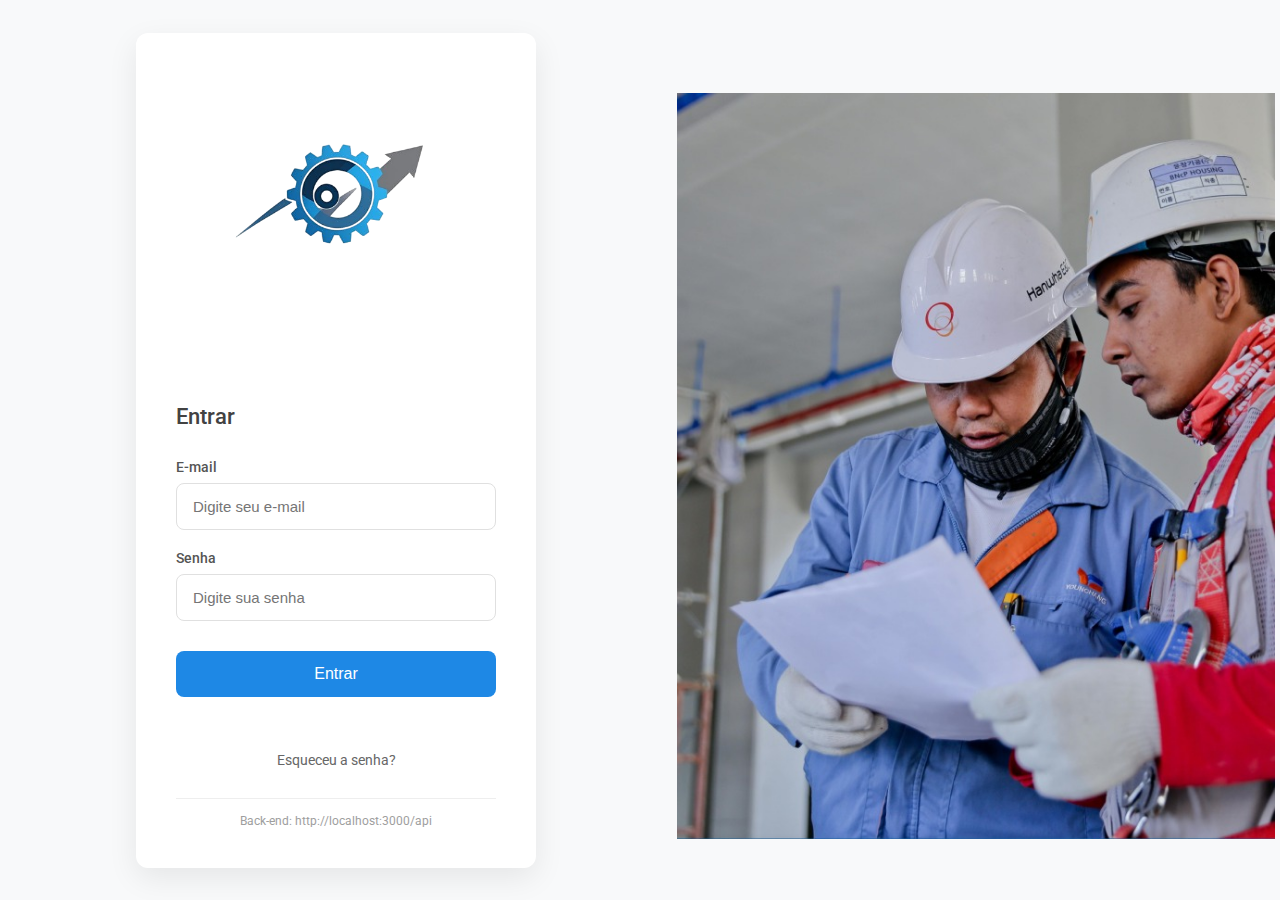
<file: index.html>
<!DOCTYPE html>
<html lang="pt-BR">
<head>
  <meta charset="UTF-8">
  <meta http-equiv="refresh" content="0; url=web/index.html">
  <title>Redirecionando...</title>
</head>
<body>
  <a href="./web/"></a>
</body>
</html>
</file>
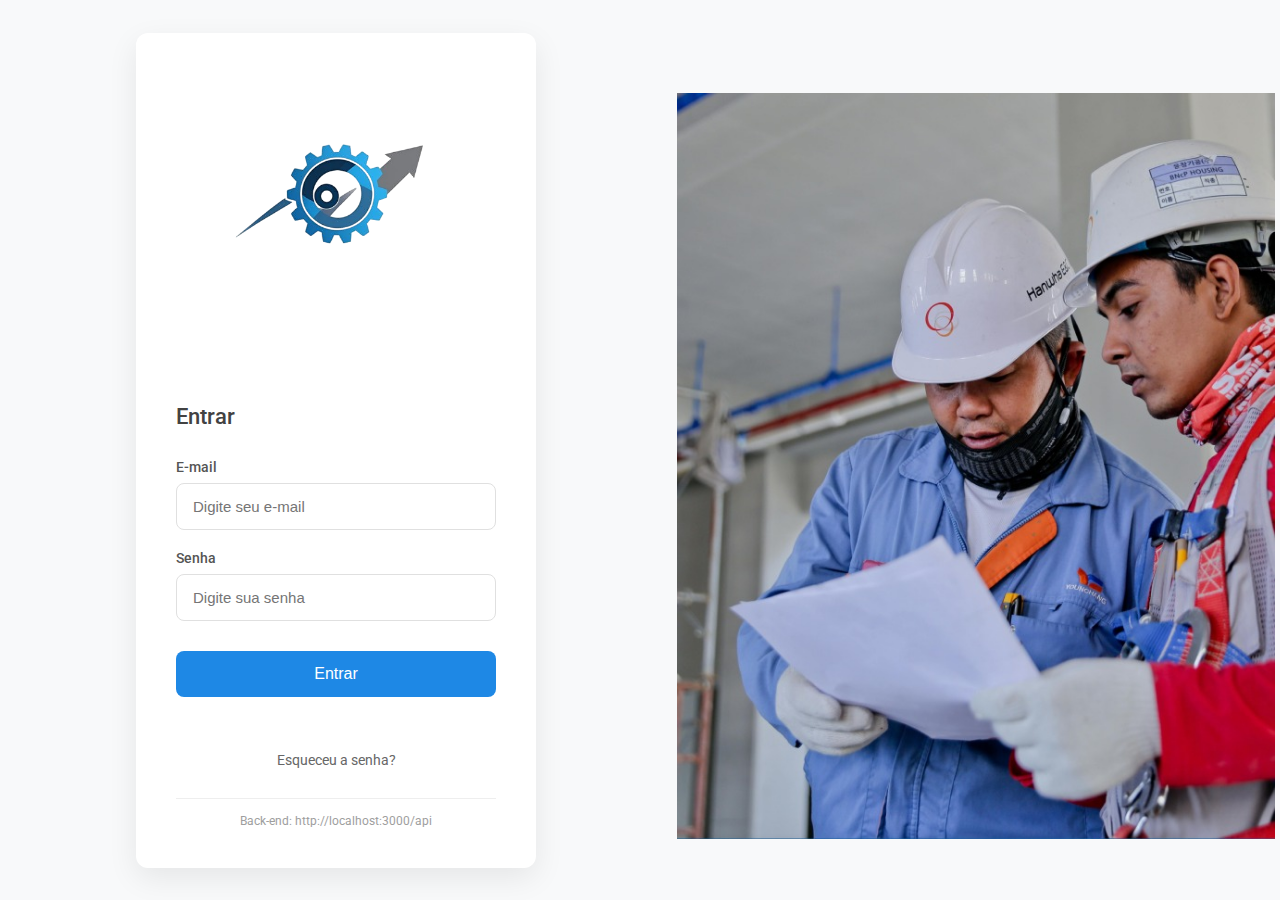
<file: web/index.html>
<!DOCTYPE html>
<html lang="pt-BR">
<head>
  <meta charset="UTF-8" />
  <title>Smart Supply — Login</title>
  <link rel="stylesheet" href="./assets/css/index.css" />
  <link href="https://fonts.googleapis.com/css2?family=Roboto:wght@300;400;500;700&display=swap" rel="stylesheet">
</head>
<body>
  <div class="login-container">
    <div class="login-form">
      <div class="card login">
        <div class="brand">
          <div class="logo">
            <img src="../docs/img/logo-ilustration-complete.png" alt="Smart Supply Logo"/>
          </div>
        </div>
        <h2>Entrar</h2>
        <form id="loginForm" class="grid">
          <div class="input-group">
            <label for="email">E-mail</label>
            <input type="email" id="email" placeholder="Digite seu e-mail" required />
          </div>
          <div class="input-group">
            <label for="senha">Senha</label>
            <input type="password" id="senha" placeholder="Digite sua senha" required />
          </div>
          <button type="submit">Entrar</button>
          <p id="loginError" class="error"></p>
          <a href="#" class="forgot-password">Esqueceu a senha?</a>
        </form>
        <p class="footer muted">Back-end: http://localhost:3000/api</p>
      </div>
    </div>

    <div class="login-image">
      <div class="image-content">
        <img src="../docs/img/login-illustration.png" alt="Sistema de gestão de armazém"/>
      </div>
    </div>
  </div>

  <script type="module">
    import { doLogin } from "./assets/js/auth.js";
    const form = document.getElementById("loginForm");
    const err = document.getElementById("loginError");

    form.addEventListener("submit", async (e) => {
      e.preventDefault();
      err.textContent = "";
      const email = document.getElementById("email").value.trim();
      const senha = document.getElementById("senha").value.trim();

      form.querySelector("button").disabled = true;
      try {
        await doLogin(email, senha);
        window.location.href = "dashboard.html";
      } catch (e) {
        err.textContent = e.message || "Erro no login";
      } finally {
        form.querySelector("button").disabled = false;
      }
    });
  </script>
</body>
</html>
</file>
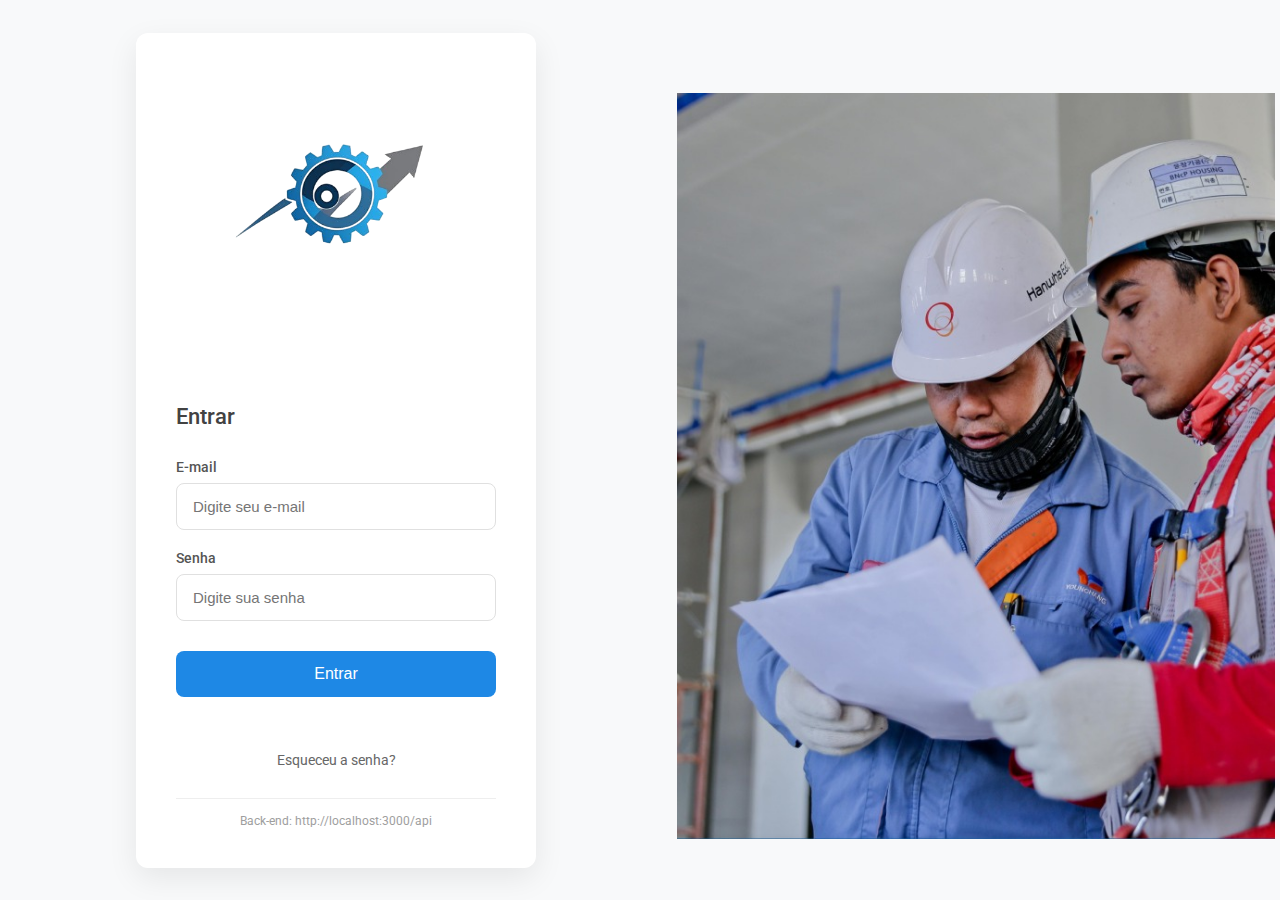
<file: web/dashboard.html>
<!DOCTYPE html>
<html lang="pt-BR">

<head>
  <meta charset="UTF-8" />
  <meta name="viewport" content="width=device-width, initial-scale=1.0" />
  <title>Smart Supply — Dashboard</title>
  <link rel="stylesheet" href="./assets/css/dashboard.css">
  <link href="https://fonts.googleapis.com/css2?family=Roboto:wght@300;400;500;700&display=swap" rel="stylesheet">
</head>

<body>
  <!-- Navbar no padrão das outras telas -->
  <div id="navbar">
    <div class="logo">Smart Supply SCM</div>
    <nav>
      <a href="dashboard.html" class="active">Dashboard</a>
      <a href="produtos.html">Produtos</a>
      <a href="fornecedores.html">Fornecedores</a>
      <a href="movimentacoes.html">Movimentações</a>
      <a href="#" id="nav-sair">Sair</a>
    </nav>
  </div>

  <div class="container">
    <div class="grid cols-3">
      <!-- Card Produtos -->
      <div class="card" onclick="window.location.href='produtos.html'">
        <h2>Produtos</h2>
        <p>Cadastro de produtos e peças de estoque. Integração de compra e fornecimento</p>
      </div>

      <!-- Card Fornecedores -->
      <div class="card" onclick="window.location.href='fornecedores.html'">
        <h2>Fornecedores</h2>
        <p>Cadastro e gerenciamento de fornecedores de peças e produtos</p>
      </div>

      <!-- Card Movimentações -->
      <div class="card" onclick="window.location.href='movimentacoes.html'">
        <h2>Movimentações</h2>
        <p>Gerenciamento de movimentações entre estoque, compra entrada e saída</p>
      </div>
    </div>
  </div>

  <!-- Rodapé adicionado -->
  <footer class="dashboard-footer">
    <p>Smart Supply © 2025 · Todos os direitos reservados</p>
  </footer>

  <script type="module">
    import { requireAuth } from "./js/auth.js";

    // Função para ativar navegação
    function setActiveNav() {
      const links = document.querySelectorAll('#navbar nav a');
      links.forEach(link => link.classList.remove('active'));
      document.querySelector('#navbar nav a[href="dashboard.html"]').classList.add('active');
    }

    // Função de logout
    document.getElementById('nav-sair').addEventListener('click', (e) => {
      e.preventDefault();
      if (confirm('Deseja sair do sistema?')) {
        localStorage.removeItem('token');
        window.location.href = './index.html';
      }
    });

    requireAuth();
    setActiveNav();
  </script>
</body>

</html>
</file>
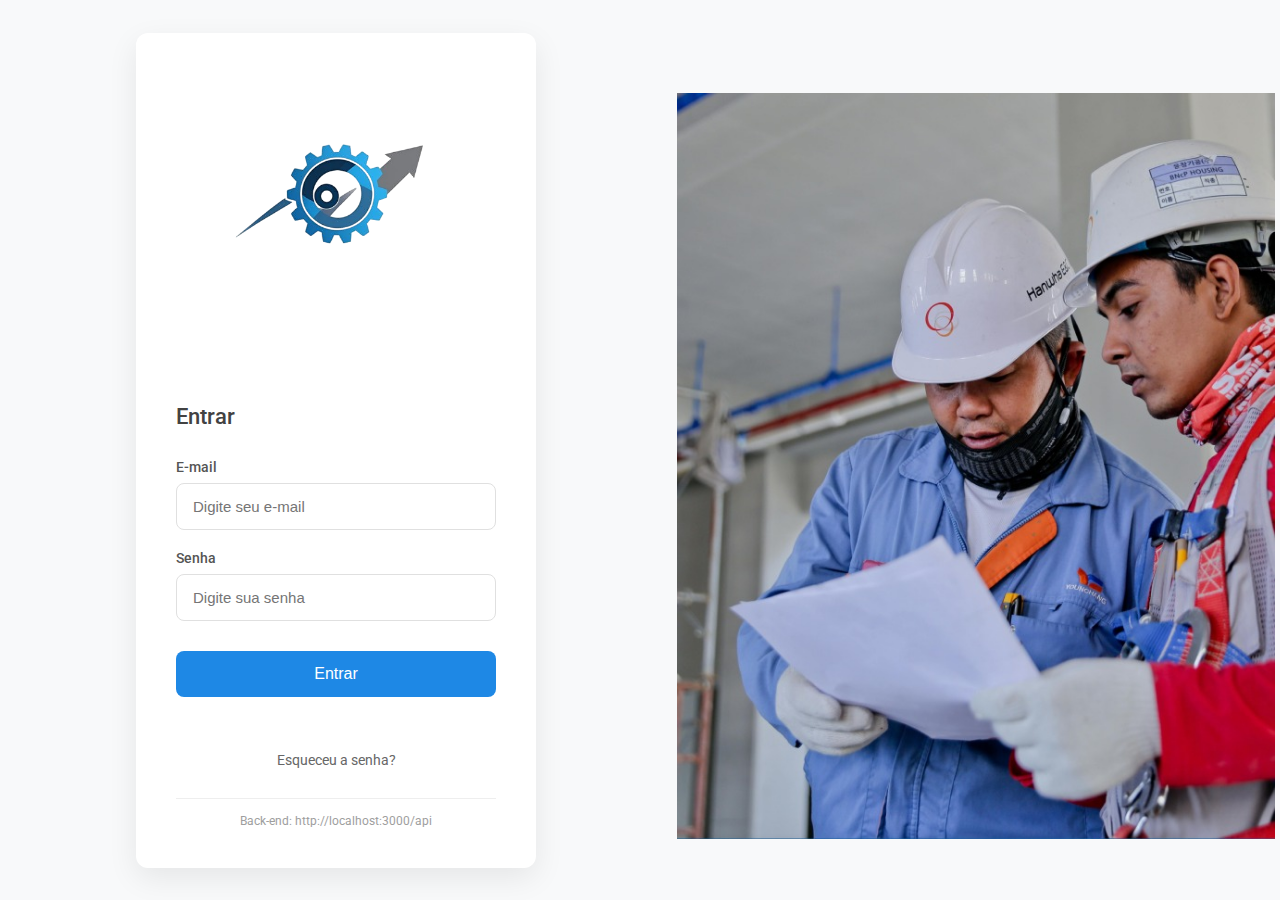
<file: web/fornecedores.html>
<!DOCTYPE html>
<html lang="pt-BR">
<head>
  <meta charset="UTF-8" />
  <title>Smart Supply — Fornecedores</title>
  <link rel="stylesheet" href="./assets/css/fornecedores.css"/>
  <link href="https://fonts.googleapis.com/css2?family=Roboto:wght@300;400;500;700&display=swap" rel="stylesheet">
</head>
<body>
  <div id="navbar"></div>

  <div class="container">
    <div class="grid cols-2">

      <!-- FORMULÁRIO -->
      <section class="card">
        <h2>Novo Fornecedor</h2>
        <form id="formFornecedor" class="grid" style="gap:10px">
          
          <div class="form-row">
            <input id="f_nome" placeholder="Nome" required />
            <input id="f_cnpj" placeholder="CNPJ" required />
          </div>

          <div class="form-row">
            <input id="f_contato" placeholder="Contato" required />
            <input id="f_email" placeholder="E-mail" required />
          </div>

          <div class="actions">
            <button type="submit">Cadastrar</button>
            <button type="button" id="f_reset" class="secondary">Limpar</button>
          </div>

          <p id="f_msg" class="error"></p>
        </form>
      </section>

      <!-- TABELA -->
      <section class="card">
        <h2>Fornecedores</h2>
        <table class="table" id="tblFornecedores">
          <thead>
            <tr>
              <th>ID</th>
              <th>Nome</th>
              <th>CNPJ</th>
              <th>Contato</th>
              <th>E-mail</th>
              <th>Ações</th>
            </tr>
          </thead>
          <tbody></tbody>
        </table>
      </section>

    </div>
  </div>

  <footer class="fornecedores-footer">
    <p>Smart Supply © 2025 · Todos os direitos reservados</p>
  </footer>

  <script type="module">
    import { requireAuth } from "./js/auth.js";
    import { http } from "./js/api.js";
    import { mountNavbar } from "./js/main.js";

    requireAuth(); 
    mountNavbar("fornecedores");

    const form = document.getElementById("formFornecedor");
    const tbody = document.querySelector("#tblFornecedores tbody");
    const msg = document.getElementById("f_msg");

    // Carregar tabela
    async function carregar() {
      const lista = await http.get("/fornecedores");
      tbody.innerHTML = "";

      lista.forEach(f => {
        const tr = document.createElement("tr");
        tr.innerHTML = `
          <td>${f.id}</td>
          <td>${f.nome}</td>
          <td>${f.cnpj}</td>
          <td>${f.contato}</td>
          <td>${f.email}</td>
          <td class="table-actions">
            <button class="secondary" data-edit="${f.id}">Editar</button>
            <button class="danger" data-del="${f.id}">Excluir</button>
          </td>
        `;
        tbody.appendChild(tr);
      });
    }

    // Editar / Excluir
    tbody.addEventListener("click", async (e) => {
      const idDel = e.target.getAttribute("data-del");
      const idEdt = e.target.getAttribute("data-edit");

      if (idDel) {
        if (!confirm("Excluir fornecedor?")) return;
        try { 
          await http.del(`/fornecedores/${idDel}`); 
          await carregar(); 
        } catch (err) { 
          alert(err.message); 
        }
      }

      if (idEdt) {
        const cur = await http.get(`/fornecedores/${idEdt}`);
        const nome = prompt("Nome:", cur.nome) ?? cur.nome;
        const cnpj = prompt("CNPJ:", cur.cnpj) ?? cur.cnpj;
        const contato = prompt("Contato:", cur.contato) ?? cur.contato;
        const email = prompt("E-mail:", cur.email) ?? cur.email;

        await http.put(`/fornecedores/${idEdt}`, { nome, cnpj, contato, email });
        await carregar();
      }
    });

    // Cadastro
    form.addEventListener("submit", async (e) => {
      e.preventDefault(); 
      msg.textContent = "";

      const body = {
        nome: document.getElementById("f_nome").value.trim(),
        cnpj: document.getElementById("f_cnpj").value.trim(),
        contato: document.getElementById("f_contato").value.trim(),
        email: document.getElementById("f_email").value.trim(),
      };

      try {
        await http.post("/fornecedores", body);
        form.reset();
        await carregar();
      } catch (err) {
        msg.textContent = err.message;
      }
    });

    document.getElementById("f_reset").addEventListener("click", () => form.reset());

    await carregar();
  </script>
</body>
</html>
</file>
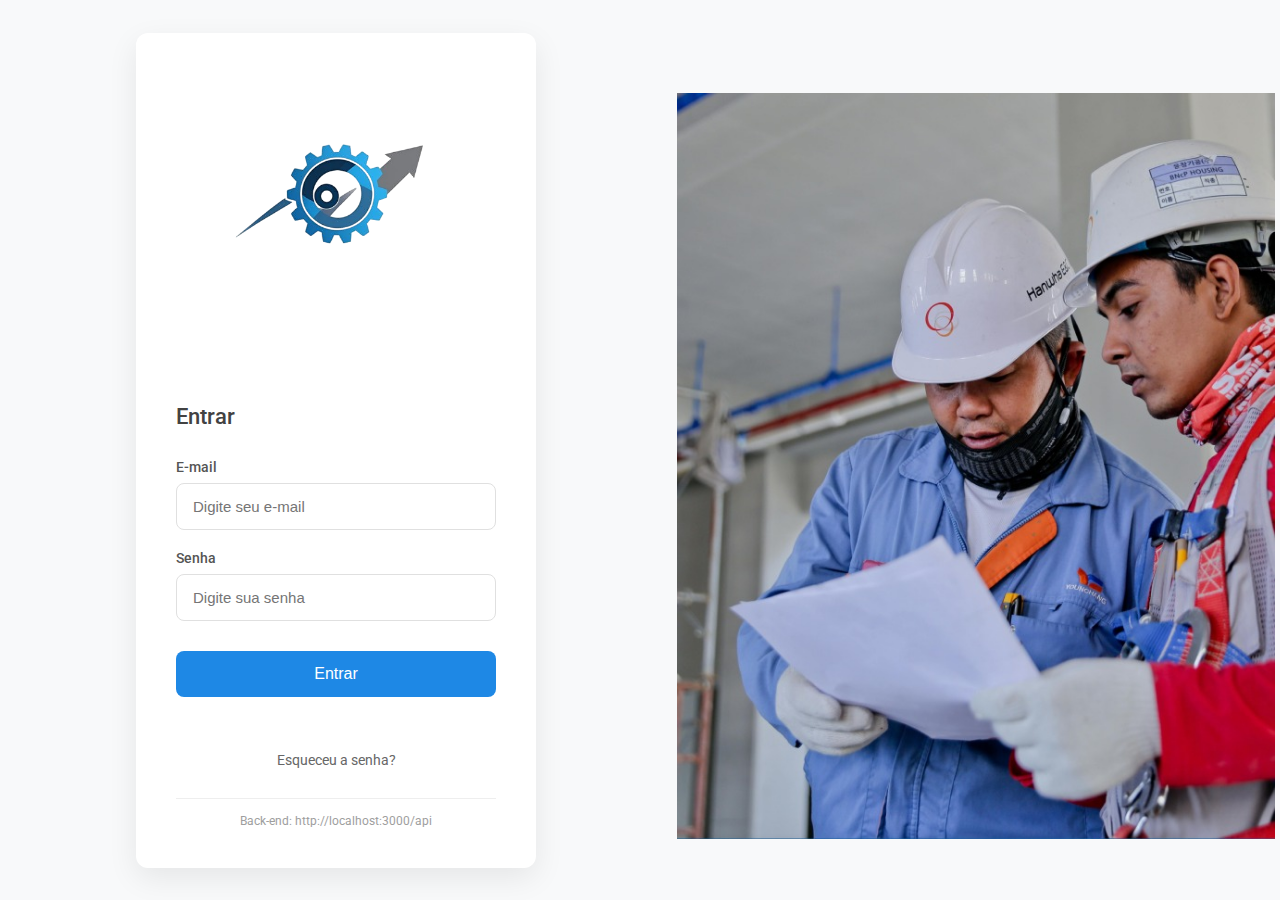
<file: web/movimentacoes.html>
<!DOCTYPE html>
<html lang="pt-BR">
<head>
  <meta charset="UTF-8" />
  <title>Smart Supply — Movimentações</title>
  <link rel="stylesheet" href="./assets/css/movimentacoes.css" />
  <link rel="icon" type="image/png" href="./assets/img/logo.png" />
  <link href="https://fonts.googleapis.com/css2?family=Roboto:wght@300;400;500;700&display=swap" rel="stylesheet">
  <style>
    /* ESTILOS DE EMERGÊNCIA - APLICAR DIRETAMENTE */
    body {
      font-family: 'Roboto', sans-serif !important;
      background: #152a4a !important;
      color: #000000 !important;
      margin: 0;
      padding: 0;
    }
    
    .card {
      background: white !important;
      padding: 2rem !important;
      border-radius: 12px !important;
      box-shadow: 0 8px 16px rgba(0,0,0,0.2) !important;
      margin: 1rem !important;
    }
    
    .card h2 {
      color: #1e3a5f !important;/* ALTERADO PARA BRANCO */
      font-size: 1.5rem !important;
      margin-bottom: 1.5rem !important;
    }
    
    input, select {
      padding: 0.875rem 1rem !important;
      border: 2px solid #dee2e6 !important;
      border-radius: 8px !important;
      font-size: 1rem !important;
      width: 100% !important;
      margin-bottom: 1rem !important;
      background: white !important;
      color: #212529 !important;
    }
    
    button {
      padding: 0.875rem 1.5rem !important;
      border: none !important;
      border-radius: 8px !important;
      font-size: 1rem !important;
      background: #1e3a5f !important;
      color: white !important;
      cursor: pointer !important;
    }
    
    .table {
      width: 100% !important;
      border-collapse: collapse !important;
      background: white !important;
    }
    
    .table th {
      background: #1e3a5f !important;
      color: white !important;
      padding: 1rem !important;
    }
    
    .table td {
      padding: 1rem !important;
      border-bottom: 1px solid #dee2e6 !important;
    }
    
    footer {
      text-align: center !important;
      padding: 2rem !important;
      color: white !important;
      background: #152a4a !important;
    }
  </style>
</head>
<body>
  <div id="navbar"></div>
  <div class="container">
    <div class="grid cols-2">
      <section class="card">
        <h2>Nova Movimentação</h2>
        <form id="formMov" class="grid" style="gap:10px">
          <div class="form-row">
            <select id="m_produtoId" required>
              <option value="">Selecione um produto</option>
            </select>
            <select id="m_tipo" required>
              <option value="">Tipo</option>
              <option value="ENTRADA">ENTRADA</option>
              <option value="SAIDA">SAIDA</option>
            </select>
          </div>
          <div class="form-row">
            <input type="number" id="m_quantidade" placeholder="Quantidade" required />
            <input id="m_obs" placeholder="Observações (opcional)" />
          </div>
          <div class="actions">
            <button type="submit">Registrar</button>
            <button type="button" id="m_reset" class="secondary">Limpar</button>
          </div>
          <p id="m_msg" class="error"></p>
        </form>
      </section>

      <section class="card">
        <h2>Histórico</h2>
        <table class="table" id="tblMovs">
          <thead>
            <tr><th>ID</th><th>Data</th><th>Tipo</th><th>Qtd</th><th>Produto</th></tr>
          </thead>
          <tbody></tbody>
        </table>
      </section>
    </div>
  </div>

  <script type="module">
    import { requireAuth } from "./js/auth.js";
    import { http } from "./js/api.js";
    import { mountNavbar } from "./js/main.js";

    requireAuth(); mountNavbar("movs");

    const selProd = document.getElementById("m_produtoId");
    const tbody = document.querySelector("#tblMovs tbody");
    const form = document.getElementById("formMov");
    const msg = document.getElementById("m_msg");

    async function carregarProdutos() {
      const produtos = await http.get("/produtos");
      selProd.innerHTML = '<option value="">Selecione um produto</option>';
      produtos.forEach(p => {
        const opt = document.createElement("option");
        opt.value = p.id; opt.textContent = `${p.nome} • qtd: ${p.quantidade}`;
        selProd.appendChild(opt);
      });
    }

    function fmt(d) {
      const dt = new Date(d);
      return dt.toLocaleString();
    }

    async function carregarMovs() {
      const movs = await http.get("/movimentacoes");
      tbody.innerHTML = "";
      movs.forEach(m => {
        const tr = document.createElement("tr");
        tr.innerHTML = `
          <td>${m.id}</td>
          <td>${fmt(m.data)}</td>
          <td><span class="badge">${m.tipo}</span></td>
          <td>${m.quantidade}</td>
          <td>${m.produto?.nome || "-"}</td>`;
        tbody.appendChild(tr);
      });
    }

    form.addEventListener("submit", async (e) => {
      e.preventDefault(); msg.textContent = "";
      const body = {
        tipo: document.getElementById("m_tipo").value,
        quantidade: Number(document.getElementById("m_quantidade").value),
        produtoId: Number(selProd.value),
      };
      try {
        await http.post("/movimentacoes", body);
        form.reset();
        await carregarProdutos();
        await carregarMovs();
      } catch (err) { msg.textContent = err.message; }
    });

    document.getElementById("m_reset").addEventListener("click", () => form.reset());

    await carregarProdutos();
    await carregarMovs();
  </script>
  
  <!-- Rodapé adicionado -->
  <footer class="movimentacoes-footer">
    <p>Smart Supply © 2025 · Todos os direitos reservados</p>
  </footer>
</body>
</html>
</file>
<file: web/assets/css/dashboard.css>
* {
      margin: 0;
      padding: 0;
      box-sizing: border-box;
    }

    body {
      font-family: 'Roboto', sans-serif;
      background-color: #f5f5f5;
      color: #333;
    }

    /* Container */
    .container {
      max-width: 2000px;
      margin: 0 auto;
      padding: 30px;
      
    }

    /* Header */
    .header {
      display: flex;
      justify-content: space-between;
      align-items: center;
      margin-bottom: 30px;
    }

    .logo {
      display: flex;
      align-items: center;
      gap: 10px;
    }

    .logo h1 {
      font-size: 24px;
      font-weight: 700;
      color: #000;
    }

    .logo span {
      color: #000;
    }

    .user-profile {
      display: flex;
      align-items: center;
      gap: 10px;
    }

    .user-avatar {
      width: 40px;
      height: 40px;
      background-color: #d9d9d9;
      border-radius: 50%;
      display: flex;
      align-items: center;
      justify-content: center;
    }

    .user-avatar svg {
      width: 20px;
      height: 20px;
      fill: #666;
    }

    .user-name {
      font-size: 16px;
      font-weight: 500;
      color: #000;
    }

    /* Cards */
    .cards {
      display: grid;
      grid-template-columns: 1fr;
      gap: 3px;
    }

    .card {
      background-color: white;
      border: 1px solid #e0e0e0;
      border-radius: 5px;
      padding: 30px;
      margin-bottom: 30px;
      box-shadow: 0 2px 4px rgba(0, 0, 0, 0.1);
      width: 70vw;
      cursor: pointer;
    }

     .card:hover {
      box-shadow: 0 2px 8px rgba(0,0,0,0.3);
      transform: translateY(-3px);
      transition: all 0.3s ease-in;
    }

    .card h2 {
      font-size: 20px;
      font-weight: 500;
      color: #000;
      margin-bottom: 8px;
    }

    .card p {
      font-size: 14px;
      color: #666;
      line-height: 1.4;
    }

    /* Image container */
    .image-container {
      position: absolute;
      right: 0;
      top: 0;
      width: 400px;
      height: 100vh;
      overflow: hidden;
    }

    .image-container img {
      width: 100%;
      height: 100%;
      object-fit: cover;
    }

    .logo{
        display: flex;
        align-items: center;
        gap: 10px;
    }

    .logo h1{
        font-size: 30px;
    }

    /* Responsive */
    @media (max-width: 768px) {
      .image-container {
        display: none;
      }
      
      .container {
        padding: 10px;  
      }
      
      .header {
        flex-direction: column;
        gap: 15px;
      }
    }
</file>
<file: web/assets/css/index.css>
/* Reset e estilos globais */
* {
    margin: 0;
    padding: 0;
    box-sizing: border-box;
}

body {
    font-family: 'Roboto', sans-serif;
    background-color: #f8f9fa;
    color: #333;
    height: 100vh;
    overflow: hidden; /* Evita barras de rolagem indesejadas */
}

/* Container principal */
.login-container {
    display: flex;
    height: 100vh;
    width: 100vw; /* Garante que ocupe toda a largura */
}

/* Coluna do formulário (ESQUERDA) */
.login-form {
    flex: 1;
    display: flex;
    justify-content: center;
    align-items: center;
    padding: 2rem;
    min-width: 400px; /* Largura mínima para o formulário */
}

/* Coluna da imagem (DIREITA) */
.login-image {
    flex: 1;
    display: flex;
    justify-content: center;
    align-items: center;
    position: relative;
    overflow: hidden;
}

.image-content {
    width: 100%;
    height: 100%;
    display: flex;
    flex-direction: column;
    justify-content: center;
    align-items: center;
    padding: 2rem;
    text-align: center;
    color: white;
}

.login-image img {
    width: 110%;
    max-width: 100vw;
    height: auto;
    object-fit: contain;
    margin-top: 2rem;
}

/* Restante do CSS (mantido igual) */
.card.login {
    background-color: white;
    border-radius: 12px;
    box-shadow: 0 10px 30px rgba(0, 0, 0, 0.08);
    padding: 40px;
    width: 100%;
    max-width: 400px;
}

/* Ajuste para a logo aumentada */
.brand {
    display: flex;
    flex-direction: column;
    align-items: center;
    margin-bottom: 30px;
}

.logo {
    width: 300px;  /* Aumentei de 120px para 180px */
    height: 300px; /* Mantendo a proporção quadrada */
    display: flex;
    justify-content: center;
    align-items: center;
    margin-bottom: 1px; /* Aumentei o espaçamento inferior */
}

.logo img {
    width: 100%;
    height: auto;
    max-width: 100%;
    object-fit: contain;
    transition: transform 0.3s ease; /* Adicionei uma transição suave */
}

/* Efeito hover opcional para dar destaque */
.logo:hover img {
    transform: scale(1.05);
}

.card.login h1 {
    font-size: 28px;
    color: #1a237e;
    margin-bottom: 5px;
}

.card.login h2 {
    font-size: 22px;
    color: #424242;
    margin-bottom: 30px;
    font-weight: 500;
}

form.grid {
    display: flex;
    flex-direction: column;
}

.input-group {
    margin-bottom: 20px;
}

.input-group label {
    display: block;
    margin-bottom: 8px;
    font-size: 14px;
    color: #555;
    font-weight: 500;
}

input {
    width: 100%;
    padding: 14px 16px;
    border: 1px solid #e0e0e0;
    border-radius: 8px;
    font-size: 15px;
    transition: all 0.3s ease;
}

input:focus {
    border-color: #1E88E5;
    box-shadow: 0 0 0 3px rgba(30, 136, 229, 0.2);
    outline: none;
}

button[type="submit"] {
    background-color: #1E88E5;
    color: white;
    border: none;
    padding: 14px;
    border-radius: 8px;
    font-size: 16px;
    font-weight: 500;
    cursor: pointer;
    transition: all 0.3s ease;
    margin-top: 10px;
}

button[type="submit"]:hover {
    background-color: #1565c0;
}

.forgot-password {
    display: block;
    text-align: center;
    margin-top: 15px;
    color: #666;
    font-size: 14px;
    text-decoration: none;
}

.forgot-password:hover {
    color: #1E88E5;
    text-decoration: underline;
}

.error {
    color: #d32f2f;
    font-size: 14px;
    margin: 10px 0;
    min-height: 20px;
    text-align: center;
}

.footer.muted {
    color: #9e9e9e;
    font-size: 12px;
    margin-top: 30px;
    padding-top: 15px;
    border-top: 1px solid #eee;
    text-align: center;
}

@media screen and (max-width: 768px) {
    body {
        overflow-y: auto;
        height: auto;
    }
    
    .login-container {
        flex-direction: column !important;
        height: auto !important;
        min-height: vh;
    }
    
    .login-image {
        display: none !important;
        height: 0 !important;
        padding: 0 !important;
    }
    
    .login-form {
        width: 100% !important;
        min-width: 100% !important;
        max-width: 100% !important;
        flex: 0 0 100% !important;
        padding: 20px !important;
    }
    
    .card.login {
        max-width: 100% !important;
        box-shadow: none !important;
    }
}
</file>
<file: web/assets/css/fornecedores.css>
/* Reset básico */
* {
  margin: 0;
  padding: 0;
  box-sizing: border-box;
}

body {
  font-family: 'Segoe UI', Tahoma, Geneva, Verdana, sans-serif;
  background-color: #f9f9f9;
  color: #333;
  line-height: 1.6;
}

/* Navbar */
#navbar {
  background-color: #000;
  color: white;
  padding: 1rem 2rem;
  display: flex;
  justify-content: space-between;
  align-items: center;
}

#navbar img {
  height: 40px;
}

/* Esta parte estiliza os links do navbar */
#navbar nav a {
  color: white !important;                    /* Links brancos */
  text-decoration: none !important;           /* Sem sublinhado */
  font-size: 0.95rem;                         /* Tamanho da fonte */
  transition: all 0.2s ease;                  /* Transição suave */
  padding: 0.25rem 0;                         /* Espaçamento interno */
  border-bottom: 1px solid transparent;       /* Borda inferior transparente */
}

/* Esta parte estiliza o hover dos links */
#navbar nav a:hover {
  color: #b3b3ff !important;                  /* Hover em azul claro */
  border-bottom: 1px solid #b3b3ff;           /* Borda inferior azul no hover */
}

/* Esta parte estiliza o link ativo */
#navbar nav a.active {
  color: white !important;                    /* Link ativo branco */
  font-weight: 600;                           /* Negrito no link ativo */
  border-bottom: 1px solid white;             /* Borda inferior branca no ativo */
}

#navbar button {
  background: none;
  border: none;
  color: white;
  cursor: pointer;
  font-size: 1.5rem;
  padding: 0.5rem;
}

/* Container principal */
.container {
  max-width: 1200px;
  margin: 2rem auto;
  padding: 0 1rem;
}

/* Grid layout */
.grid {
  display: grid;
  gap: 1.5rem;
}

.cols-2 {
  grid-template-columns: 1fr 1fr;
}

/* Cards */
.card {
  background: white;
  border-radius: 8px;
  padding: 1.5rem;
  box-shadow: 0 2px 10px rgba(0, 0, 0, 0.1);
}

.card h2 {
  margin-bottom: 1rem;
  color: #222;
  font-size: 1.5rem;
}

/* Formulário */
.form-row {
  display: flex;
  gap: 1rem;
}

.form-row input {
  flex: 1;
  padding: 0.75rem;
  border: 1px solid #ccc;
  border-radius: 4px;
  font-size: 1rem;
}

.form-row input:focus {
  outline: none;
  border-color: #007bff;
  box-shadow: 0 0 0 2px rgba(0, 123, 255, 0.2);
}

/* Botões */
button {
  padding: 0.75rem 1.5rem;
  border: none;
  border-radius: 4px;
  cursor: pointer;
  font-size: 1rem;
  transition: all 0.2s ease;
}

button[type="submit"] {
  background-color: #007bff;
  color: white;
}

button[type="submit"]:hover {
  background-color: #0056b3;
}

button.secondary {
  background-color: #6c757d;
  color: white;
}

button.secondary:hover {
  background-color: #545b62;
}

button.danger {
  background-color: #dc3545;
  color: white;
}

button.danger:hover {
  background-color: #c82333;
}

.actions {
  display: flex;
  gap: 1rem;
  margin-top: 1rem;
}

/* Mensagem de erro */
.error {
  color: #dc3545;
  margin-top: 0.5rem;
}

/* Tabela */
.table {
  width: 100%;
  border-collapse: collapse;
  margin-top: 1rem;
}

.table th,
.table td {
  padding: 0.75rem;
  text-align: left;
  border-bottom: 1px solid #ddd;
}

.table th {
  background-color: #1a1a1a;
  color: white;
  font-weight: 500;
}

.table tbody tr:hover {
  background-color: #f1f1f1;
}

.table .actions {
  display: flex;
  gap: 0.5rem;
}

/* Rodapé */
footer {
  background-color: #000;
  color: white;
  text-align: center;
  padding: 1rem;
  margin-top: 3rem;
}
</file>
<file: web/assets/css/movimentacoes.css>
/* ===== VARIÁVEIS E RESET ===== */
:root {
  --primary-blue: #1e3a5f;
  --primary-blue-dark: #152a4a;
  --primary-blue-light: #2d4f7c;
  --accent-orange: #e67e22;
  --accent-orange-dark: #d35400;
  --neutral-gray-50: #f8f9fa;
  --neutral-gray-100: #e9ecef;
  --neutral-gray-200: #dee2e6;
  --neutral-gray-300: #ced4da;
  --neutral-gray-400: #adb5bd;
  --neutral-gray-600: #6c757d;
  --neutral-gray-800: #343a40;
  --neutral-gray-900: #212529;
  --white: #ffffff;
  --error-red: #dc3545;
  --success-green: #28a745;
  --warning-yellow: #ffc107;
  --shadow-sm: 0 2px 4px rgba(0, 0, 0, 0.1);
  --shadow-md: 0 4px 8px rgba(0, 0, 0, 0.15);
  --shadow-lg: 0 8px 16px rgba(0, 0, 0, 0.2);
  --border-radius: 8px;
  --border-radius-lg: 12px;
  --transition: all 0.3s ease;
}

* {
  margin: 0;
  padding: 0;
  box-sizing: border-box;
}

body {
  font-family: 'Roboto', sans-serif;
  background: var(--primary-blue-dark);
  min-height: 100vh;
  line-height: 1.6;
  color: var(--neutral-gray-800);
  display: flex;
  flex-direction: column;
}

/* ===== NAVBAR ===== */
#navbar {
  background: var(--white);
  box-shadow: var(--shadow-md);
  padding: 1rem 2rem;
  display: flex;
  justify-content: space-between;
  align-items: center;
  border-bottom: 3px solid transparent;
  border-image: linear-gradient(90deg, var(--primary-blue) 0%, var(--accent-orange) 100%);
  border-image-slice: 1;
}

#navbar .logo {
  font-size: 1.5rem;
  font-weight: 700;
  color: var(--primary-blue);
  letter-spacing: -0.5px;
}

#navbar nav {
  display: flex;
  gap: 2rem;
  align-items: center;
}

#navbar nav a {
  text-decoration: none;
  color: var(--neutral-gray-600);
  font-weight: 500;
  padding: 0.5rem 1rem;
  border-radius: var(--border-radius);
  transition: var(--transition);
  position: relative;
}

#navbar nav a:hover {
  color: var(--primary-blue);
  background: rgba(30, 58, 95, 0.05);
}

#navbar nav a.active {
  color: var(--primary-blue);
  background: rgba(30, 58, 95, 0.1);
  font-weight: 600;
}

#navbar nav a.active::after {
  content: '';
  position: absolute;
  bottom: -1rem;
  left: 50%;
  transform: translateX(-50%);
  width: 30px;
  height: 3px;
  background: var(--accent-orange);
  border-radius: 2px;
}

#navbar nav a#nav-sair {
  color: var(--error-red);
}

#navbar nav a#nav-sair:hover {
  background: rgba(220, 53, 69, 0.05);
}

/* ===== CONTAINER PRINCIPAL ===== */
.container {
  flex: 1;
  padding: 2rem;
  max-width: 1400px;
  margin: 0 auto;
  width: 100%;
}

/* ===== GRID ===== */
.grid.cols-2 {
  display: grid;
  grid-template-columns: 1fr 1.5fr;
  gap: 2rem;
  align-items: start;
}

/* ===== CARDS ===== */
.card {
  background: var(--white);
  border-radius: var(--border-radius-lg);
  box-shadow: var(--shadow-md);
  padding: 2rem;
  border: 1px solid var(--neutral-gray-200);
  position: relative;
  overflow: hidden;
}

.card::before {
  content: '';
  position: absolute;
  top: 0;
  left: 0;
  right: 0;
  height: 4px;
  background: linear-gradient(90deg, var(--primary-blue) 0%, var(--accent-orange) 100%);
}

.card h2 {
  color: white; /* ALTERADO PARA BRANCO */
  font-size: 1.5rem;
  font-weight: 600;
  margin-bottom: 1.5rem;
  position: relative;
}

.card h2::after {
  content: '';
  position: absolute;
  bottom: -8px;
  left: 0;
  width: 40px;
  height: 2px;
  background: var(--accent-orange);
  border-radius: 2px;
}

/* ===== FORMULÁRIO ===== */
.form-row {
  display: grid;
  grid-template-columns: 1fr 1fr;
  gap: 1rem;
  margin-bottom: 1rem;
}

.input-group {
  display: flex;
  flex-direction: column;
  gap: 0.5rem;
}

.input-group label {
  font-weight: 500;
  color: var(--neutral-gray-800);
  font-size: 0.9rem;
}

/* ESTILOS PARA OS CAMPOS DO FORMULÁRIO */
.card input,
.card select {
  padding: 0.875rem 1rem;
  border: 2px solid var(--neutral-gray-200);
  border-radius: var(--border-radius);
  font-size: 1rem;
  transition: var(--transition);
  background: var(--white);
  color: var(--neutral-gray-900);
  width: 100%;
  font-family: 'Roboto', sans-serif;
}

.card input:focus,
.card select:focus {
  outline: none;
  border-color: var(--primary-blue);
  box-shadow: 0 0 0 3px rgba(30, 58, 95, 0.1);
  background: var(--white);
}

.card input::placeholder {
  color: var(--neutral-gray-600);
  opacity: 1;
}

/* ESTILO ESPECÍFICO PARA SELECT */
.card select {
  appearance: none;
  background-image: url("data:image/svg+xml,%3Csvg xmlns='http://www.w3.org/2000/svg' width='12' height='12' fill='%236c757d' viewBox='0 0 16 16'%3E%3Cpath d='M7.247 11.14 2.451 5.658C1.885 5.013 2.345 4 3.204 4h9.592a1 1 0 0 1 .753 1.659l-4.796 5.48a1 1 0 0 1-1.506 0z'/%3E%3C/svg%3E");
  background-repeat: no-repeat;
  background-position: right 1rem center;
  background-size: 12px;
  padding-right: 2.5rem;
}

.card select option {
  background: var(--white);
  color: var(--neutral-gray-900);
  padding: 0.5rem;
}

/* ===== BOTÕES DO FORMULÁRIO ===== */
.actions {
  display: flex;
  gap: 1rem;
  margin-top: 1.5rem;
}

button {
  padding: 0.875rem 1.5rem;
  border: none;
  border-radius: var(--border-radius);
  font-size: 1rem;
  font-weight: 500;
  cursor: pointer;
  transition: var(--transition);
  flex: 1;
  font-family: 'Roboto', sans-serif;
}

button[type="submit"] {
  background: linear-gradient(135deg, var(--primary-blue) 0%, var(--primary-blue-light) 100%);
  color: var(--white);
}

button[type="submit"]:hover {
  background: linear-gradient(135deg, var(--primary-blue-dark) 0%, var(--primary-blue) 100%);
  transform: translateY(-2px);
  box-shadow: var(--shadow-md);
}

button.secondary {
  background: var(--neutral-gray-100);
  color: var(--neutral-gray-700);
  border: 1px solid var(--neutral-gray-300);
}

button.secondary:hover {
  background: var(--neutral-gray-200);
  transform: translateY(-2px);
  box-shadow: var(--shadow-sm);
}

/* ===== BADGES ===== */
.badge {
  padding: 0.4rem 0.8rem;
  border-radius: 20px;
  font-size: 0.8rem;
  font-weight: 600;
  text-transform: uppercase;
  letter-spacing: 0.5px;
  display: inline-block;
  text-align: center;
  min-width: 80px;
}

/* Badge para ENTRADA - VERDE */
.badge:contains("ENTRADA"),
.badge[data-tipo="ENTRADA"] {
  background: rgba(40, 167, 69, 0.15);
  color: var(--success-green);
  border: 1px solid var(--success-green);
}

/* Badge para SAÍDA - VERMELHO */
.badge:contains("SAIDA"),
.badge[data-tipo="SAIDA"] {
  background: rgba(220, 53, 69, 0.15);
  color: var(--error-red);
  border: 1px solid var(--error-red);
}

/* ===== TABELA ===== */
.table-container {
  overflow-x: auto;
  border-radius: var(--border-radius);
  border: 1px solid var(--neutral-gray-200);
  margin-top: 0.5rem;
}

.table {
  width: 100%;
  border-collapse: collapse;
  background: var(--white);
}

.table th {
  background: var(--primary-blue);
  color: var(--white);
  padding: 1.25rem 1rem;
  text-align: left;
  font-weight: 600;
  font-size: 0.9rem;
  white-space: nowrap;
}

.table td {
  padding: 1.25rem 1rem;
  border-bottom: 1px solid var(--neutral-gray-200);
  color: var(--neutral-gray-700);
  white-space: nowrap;
}

.table tbody tr:hover {
  background: var(--neutral-gray-50);
}

.table tbody tr:last-child td {
  border-bottom: none;
}

/* ===== RODAPÉ ===== */
.movimentacoes-footer {
  margin-top: auto;
  text-align: center;
  padding: 2rem;
  color: var(--white);
  font-size: 0.9rem;
  opacity: 0.9;
  transition: var(--transition);
  border-top: 1px solid rgba(255, 255, 255, 0.1);
}

.movimentacoes-footer p {
  letter-spacing: 0.3px;
  font-weight: 300;
}

.movimentacoes-footer:hover {
  opacity: 1;
}

/* ===== ANIMAÇÕES ===== */
@keyframes fadeInUp {
  from {
      opacity: 0;
      transform: translateY(20px);
  }
  to {
      opacity: 1;
      transform: translateY(0);
  }
}

.card {
  animation: fadeInUp 0.6s ease-out;
}

.card:nth-child(1) { animation-delay: 0.1s; }
.card:nth-child(2) { animation-delay: 0.2s; }

/* ===== RESPONSIVIDADE ===== */
@media (max-width: 1024px) {
  .grid.cols-2 {
      grid-template-columns: 1fr;
      gap: 1.5rem;
  }
}

@media (max-width: 768px) {
  .container {
      padding: 1.5rem 1rem;
  }
  
  #navbar {
      padding: 1rem;
      flex-direction: column;
      gap: 1rem;
  }
  
  #navbar nav {
      gap: 1rem;
      flex-wrap: wrap;
      justify-content: center;
  }
  
  #navbar nav a {
      padding: 0.5rem 0.75rem;
      font-size: 0.9rem;
  }
  
  #navbar nav a.active::after {
      bottom: -0.5rem;
  }
  
  .card {
      padding: 1.5rem;
  }
  
  .form-row {
      grid-template-columns: 1fr;
      gap: 1rem;
  }
  
  .actions {
      flex-direction: column;
  }
  
  .table th,
  .table td {
      padding: 1rem 0.75rem;
      font-size: 0.875rem;
  }
  
  .movimentacoes-footer {
      padding: 1.5rem;
  }
}

@media (max-width: 480px) {
  .container {
      padding: 1rem;
  }
  
  #navbar nav {
      gap: 0.5rem;
  }
  
  #navbar nav a {
      padding: 0.4rem 0.6rem;
      font-size: 0.85rem;
  }
  
  #navbar .logo {
      font-size: 1.25rem;
  }
  
  .card {
      padding: 1.25rem;
  }
  
  .card h2 {
      font-size: 1.25rem;
  }
  
  .table th,
  .table td {
      padding: 0.75rem 0.5rem;
      font-size: 0.8rem;
  }
  
  .badge {
      padding: 0.3rem 0.6rem;
      font-size: 0.75rem;
      min-width: 70px;
  }
  
  .movimentacoes-footer {
      padding: 1rem;
      font-size: 0.85rem;
  }
}

/* ===== MELHORIAS DE ACESSIBILIDADE ===== */
@media (prefers-reduced-motion: reduce) {
  * {
      animation-duration: 0.01ms !important;
      animation-iteration-count: 1 !important;
      transition-duration: 0.01ms !important;
  }
}

/* Foco visível para teclado */
.card input:focus-visible,
.card select:focus-visible,
button:focus-visible {
  outline: 2px solid var(--primary-blue);
  outline-offset: 2px;
}

/* High contrast mode support */
@media (prefers-contrast: high) {
  :root {
      --primary-blue: #000080;
      --accent-orange: #ff4500;
      --neutral-gray-200: #000000;
      --white: #ffffff;
  }
  
  .card {
      border-width: 2px;
  }
  
  .table {
      border: 2px solid var(--neutral-gray-900);
  }
}
</file>
